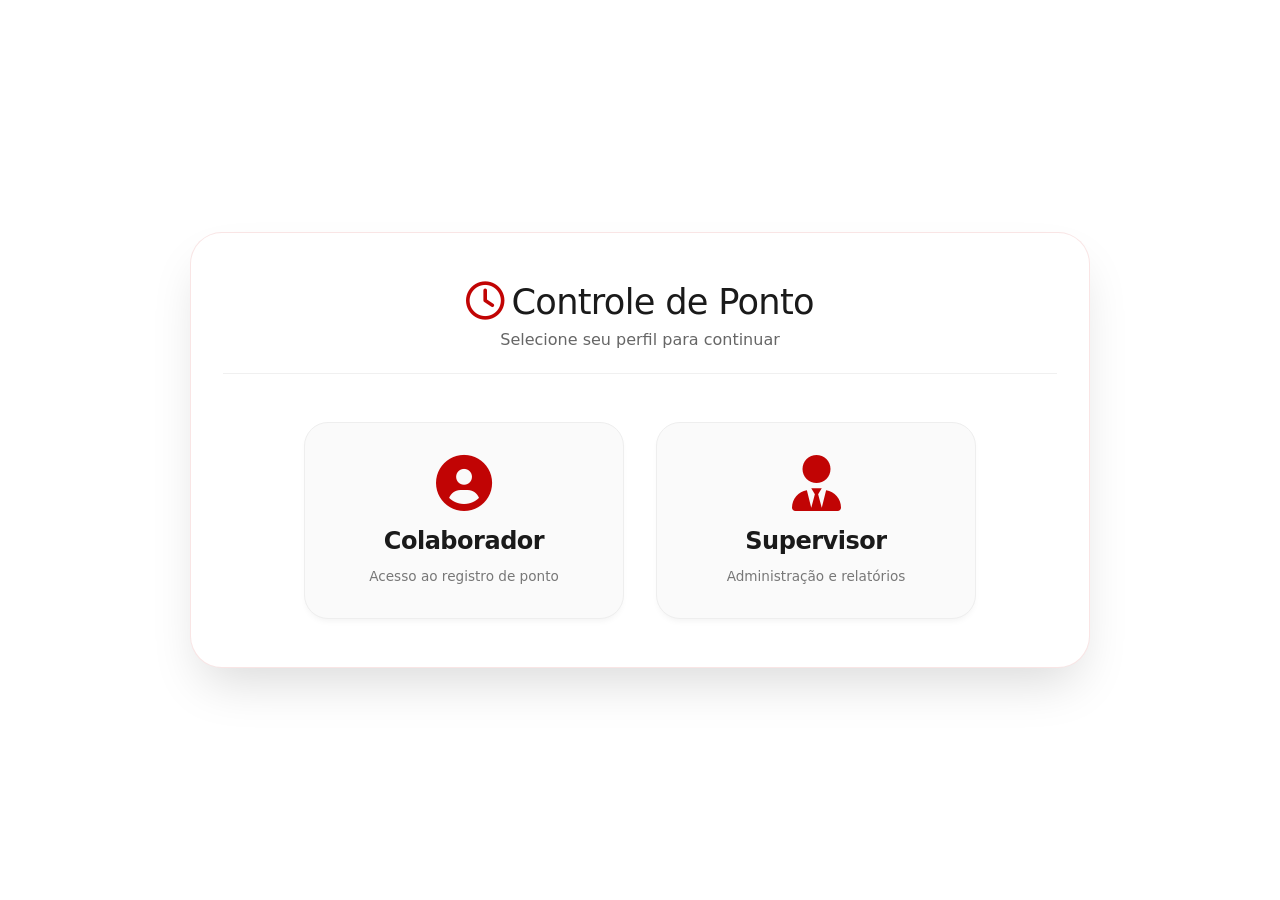
<file: index.html>
<!DOCTYPE html>
<html lang="pt-BR">
<head>
  <meta charset="UTF-8">
  <meta name="viewport" content="width=device-width, initial-scale=1.0">
  <title>Ponto · Acesso</title>
  <!-- Font Awesome 6 (ícones minimalistas) -->
  <link rel="stylesheet" href="https://cdnjs.cloudflare.com/ajax/libs/font-awesome/6.0.0-beta3/css/all.min.css">
  <!-- CSS principal -->
  <link rel="stylesheet" href="index.css">
</head>
<body>
  <div class="container">
    <div class="acesso-card">
      <h1 class="titulo">
        <i class="far fa-clock" style="color: #C10404; margin-right: 0.5rem;"></i> 
        Controle de Ponto
      </h1>
      <p class="subtitulo">Selecione seu perfil para continuar</p>

      <div class="botoes-wrapper">
        <a href="colaborador.html" class="botao-perfil colaborador">
          <i class="fas fa-user-circle"></i>
          <span>Colaborador</span>
          <small>Acesso ao registro de ponto</small>
        </a>

        <a href="loginsupervisor.html" class="botao-perfil supervisor">
          <i class="fas fa-user-tie"></i>
          <span>Supervisor</span>
          <small>Administração e relatórios</small>
        </a>
      </div>
    </div>
  </div>

  <!-- Script com a inicialização do Firebase (para uso futuro) -->
  <script type="module" src="index.js"></script>
</body>
</html>
</file>
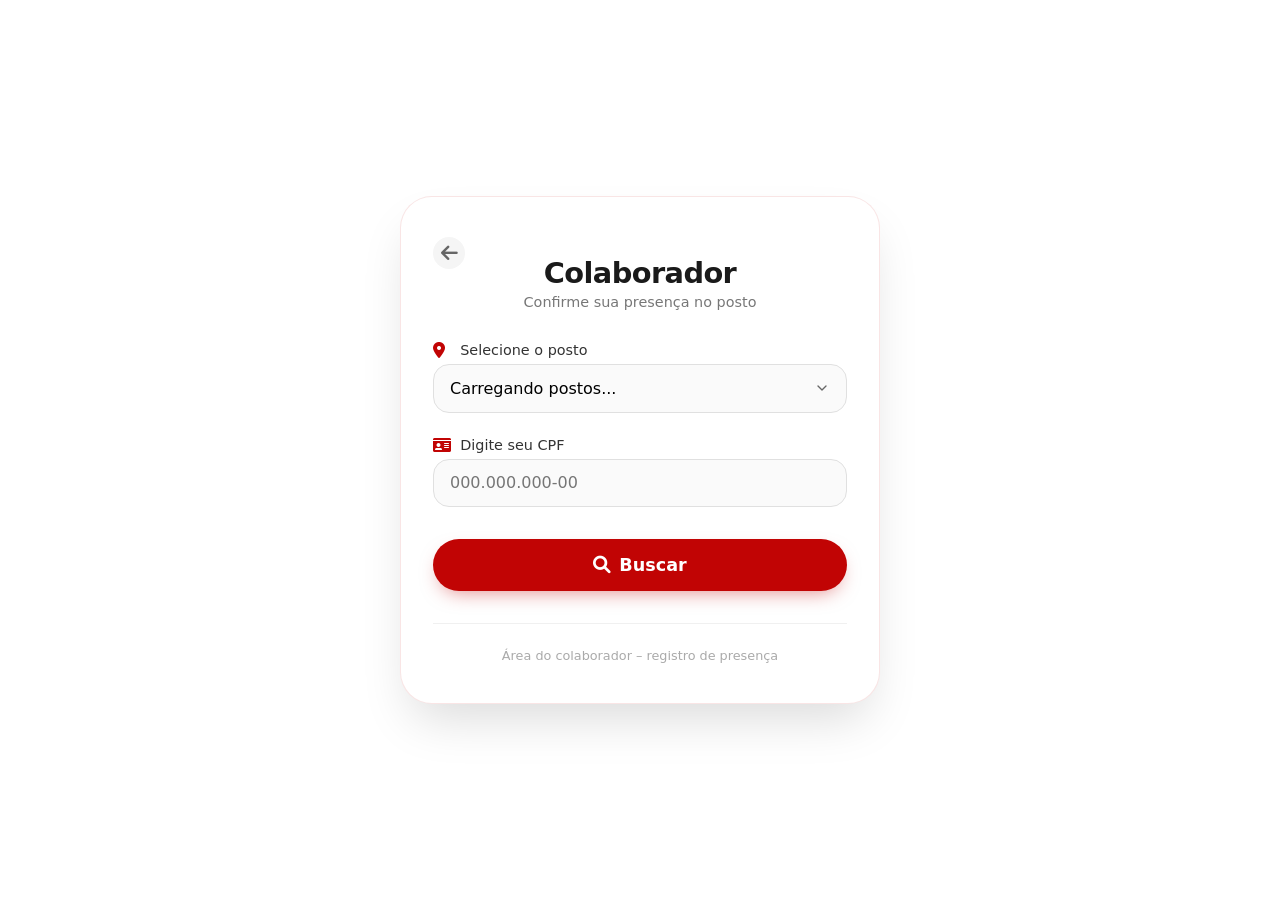
<file: colaborador.html>
<!DOCTYPE html>
<html lang="pt-BR">
<head>
  <meta charset="UTF-8">
  <meta name="viewport" content="width=device-width, initial-scale=1.0">
  <title>Colaborador · Acesso</title>
  <!-- Font Awesome 6 -->
  <link rel="stylesheet" href="https://cdnjs.cloudflare.com/ajax/libs/font-awesome/6.0.0-beta3/css/all.min.css">
  <!-- CSS específico -->
  <link rel="stylesheet" href="colaborador.css">
</head>
<body>
  <div class="login-container">
    <div class="login-card">
      <div class="cabecalho">
        <a href="index.html" class="btn-voltar">
          <i class="fas fa-arrow-left"></i>
        </a>
        <i class="fas fa-user-hard-hat icone-perfil" style="color: #C10404;"></i>
        <h2>Colaborador</h2>
        <p>Confirme sua presença no posto</p>
      </div>

      <!-- Formulário de busca -->
      <form id="buscaForm" class="login-form">
        <div class="campo">
          <label for="postoSelect">
            <i class="fas fa-map-marker-alt"></i>
            <span>Selecione o posto</span>
          </label>
          <select id="postoSelect" required>
            <option value="">Carregando postos...</option>
          </select>
        </div>

        <div class="campo">
          <label for="cpfInput">
            <i class="fas fa-id-card"></i>
            <span>Digite seu CPF</span>
          </label>
          <input type="text" id="cpfInput" placeholder="000.000.000-00" required maxlength="14">
        </div>

        <button type="submit" class="btn-login" id="btnBuscar">
          <i class="fas fa-search"></i> Buscar
        </button>

        <div id="mensagemInfo" class="mensagem-info" style="display: none;"></div>
      </form>

      <!-- Área de resultado (exibida quando funcionário encontrado) -->
      <div id="resultadoArea" class="resultado-card" style="display: none;">
        <div class="divisoria">
          <span><i class="fas fa-user-check"></i> Dados do colaborador</span>
        </div>
        
        <div class="dados-funcionario">
          <div class="dado-item">
            <div class="dado-icone"><i class="fas fa-user"></i></div>
            <div class="dado-conteudo">
              <span class="dado-label">Nome</span>
              <span class="dado-valor" id="nomeFunc">—</span>
            </div>
          </div>
          
          <div class="dado-item">
            <div class="dado-icone"><i class="fas fa-briefcase"></i></div>
            <div class="dado-conteudo">
              <span class="dado-label">Função</span>
              <span class="dado-valor" id="funcaoFunc">—</span>
            </div>
          </div>
          
          <div class="dado-item">
            <div class="dado-icone"><i class="fas fa-clock"></i></div>
            <div class="dado-conteudo">
              <span class="dado-label">Jornada</span>
              <span class="dado-valor" id="jornadaFunc">—</span>
            </div>
          </div>
          
          <div class="dado-item">
            <div class="dado-icone"><i class="fas fa-map-pin"></i></div>
            <div class="dado-conteudo">
              <span class="dado-label">Posto</span>
              <span class="dado-valor" id="postoFunc">—</span>
            </div>
          </div>
        </div>

        <button class="btn-confirmar" id="btnConfirmar">
          <i class="fas fa-check-circle"></i> Confirmar presença
        </button>
      </div>

      <div class="rodape">
        <p>Área do colaborador – registro de presença</p>
      </div>
    </div>
  </div>

  <!-- Script com type="module" para Firebase -->
  <script type="module" src="colaborador.js"></script>
</body>
</html>
</file>
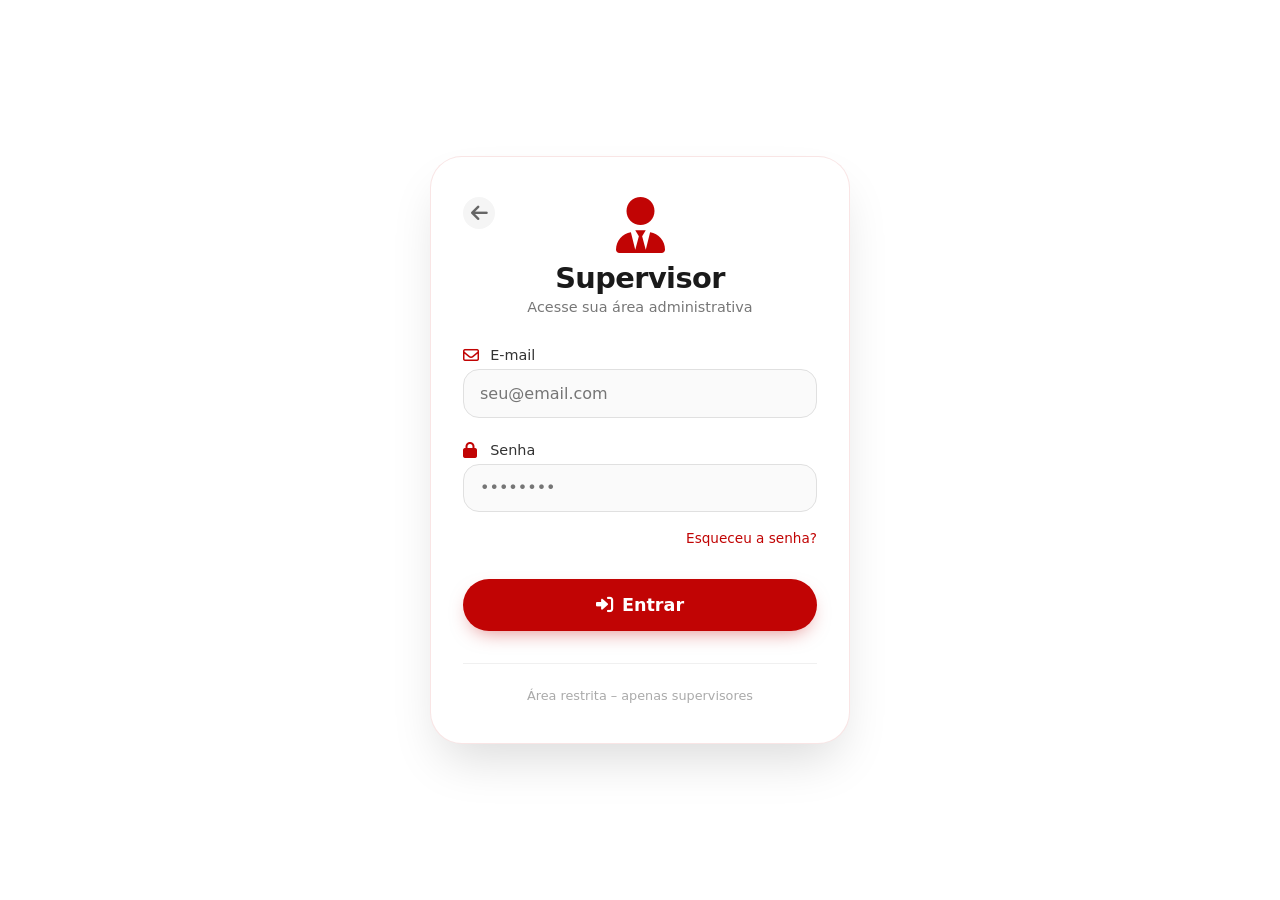
<file: loginsupervisor.html>
<!DOCTYPE html>
<html lang="pt-BR">
<head>
  <meta charset="UTF-8">
  <meta name="viewport" content="width=device-width, initial-scale=1.0">
  <title>Login · Supervisor</title>
  <!-- Font Awesome 6 (ícones minimalistas) -->
  <link rel="stylesheet" href="https://cdnjs.cloudflare.com/ajax/libs/font-awesome/6.0.0-beta3/css/all.min.css">
  <!-- CSS específico -->
  <link rel="stylesheet" href="loginsupervisor.css">
</head>
<body>
  <div class="login-container">
    <div class="login-card">
      <div class="cabecalho">
        <a href="index.html" class="btn-voltar">
          <i class="fas fa-arrow-left"></i>
        </a>
        <i class="fas fa-user-tie icone-perfil" style="color: #C10404;"></i>
        <h2>Supervisor</h2>
        <p>Acesse sua área administrativa</p>
      </div>

      <form id="loginForm" class="login-form">
        <div class="campo">
          <label for="email">
            <i class="far fa-envelope"></i>
            <span>E-mail</span>
          </label>
          <input type="email" id="email" name="email" placeholder="seu@email.com" required autocomplete="email">
        </div>

        <div class="campo">
          <label for="password">
            <i class="fas fa-lock"></i>
            <span>Senha</span>
          </label>
          <input type="password" id="password" name="password" placeholder="••••••••" required autocomplete="current-password">
        </div>

        <div class="esqueci-senha">
          <a href="#" id="forgotPasswordLink">Esqueceu a senha?</a>
        </div>

        <button type="submit" class="btn-login">
          <i class="fas fa-sign-in-alt"></i> Entrar
        </button>

        <div id="mensagemErro" class="mensagem-erro" style="display: none;"></div>
      </form>

      <div class="rodape">
        <p>Área restrita – apenas supervisores</p>
      </div>
    </div>
  </div>

  <!-- Script com type="module" para Firebase -->
  <script type="module" src="loginsupervisor.js"></script>
</body>
</html>
</file>
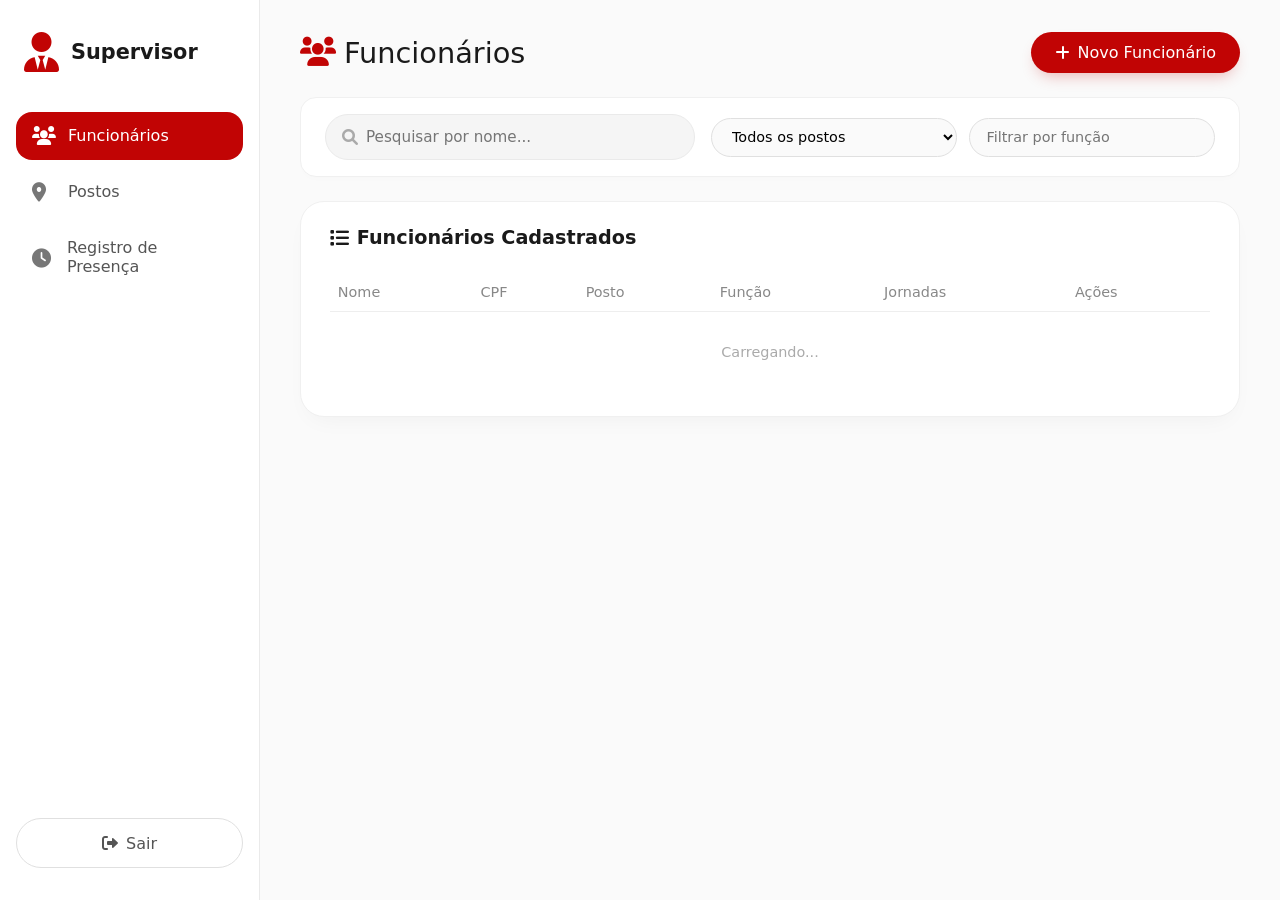
<file: supervisor.html>
<!DOCTYPE html>
<html lang="pt-BR">
<head>
  <meta charset="UTF-8">
  <meta name="viewport" content="width=device-width, initial-scale=1.0">
  <title>Supervisor · Painel</title>
  <link rel="stylesheet" href="https://cdnjs.cloudflare.com/ajax/libs/font-awesome/6.0.0-beta3/css/all.min.css">
  <link rel="stylesheet" href="supervisor.css">
</head>
<body>
  <div class="dashboard">
    <aside class="sidebar">
      <div class="sidebar-header">
        <i class="fas fa-user-tie" style="color: #C10404; font-size: 2.5rem;"></i>
        <h2>Supervisor</h2>
      </div>
      <nav class="sidebar-nav">
        <button class="nav-item active" data-tab="funcionarios">
          <i class="fas fa-users"></i>
          <span>Funcionários</span>
        </button>
        <button class="nav-item" data-tab="postos">
          <i class="fas fa-map-marker-alt"></i>
          <span>Postos</span>
        </button>
        <button class="nav-item" data-tab="presenca">
          <i class="fas fa-clock"></i>
          <span>Registro de Presença</span>
        </button>
      </nav>
      <button class="logout-btn" id="logoutBtn">
        <i class="fas fa-sign-out-alt"></i> Sair
      </button>
    </aside>

    <main class="content">
      <!-- Aba Funcionários -->
      <section id="tab-funcionarios" class="tab-content active">
        <div class="content-header">
          <h2><i class="fas fa-users" style="color: #C10404;"></i> Funcionários</h2>
          <button class="btn-novo" id="novoFuncionarioBtn"><i class="fas fa-plus"></i> Novo Funcionário</button>
        </div>

        <!-- Filtros e pesquisa -->
        <div class="filtros-bar">
          <div class="search-box">
            <i class="fas fa-search"></i>
            <input type="text" id="searchFuncionarios" placeholder="Pesquisar por nome...">
          </div>
          <div class="filtros">
            <select id="filtroPostoFunc">
              <option value="">Todos os postos</option>
            </select>
            <input type="text" id="filtroFuncaoFunc" placeholder="Filtrar por função">
          </div>
        </div>

        <div class="form-card" id="formFuncionario" style="display: none;">
          <h3><i class="fas fa-user-plus"></i> <span id="funcFormTitle">Cadastrar Funcionário</span></h3>
          <form id="funcionarioForm">
            <input type="hidden" id="funcId">
            <div class="form-group">
              <label><i class="fas fa-user"></i> Nome</label>
              <input type="text" id="funcNome" placeholder="Nome completo" required>
            </div>
            <div class="form-group">
              <label><i class="fas fa-id-card"></i> CPF</label>
              <input type="text" id="funcCpf" placeholder="000.000.000-00" required maxlength="14">
            </div>
            <div class="form-row">
              <div class="form-group">
                <label><i class="fas fa-briefcase"></i> Posto</label>
                <select id="funcPosto" required>
                  <option value="">Selecione</option>
                </select>
              </div>
              <div class="form-group">
                <label><i class="fas fa-tasks"></i> Função</label>
                <input type="text" id="funcFuncao" placeholder="Ex: Segurança" required>
              </div>
            </div>

            <!-- Área de jornadas múltiplas -->
            <div class="form-group">
              <label><i class="fas fa-clock"></i> Jornadas de Trabalho</label>
              <div id="jornadasContainer">
                <!-- Aqui serão inseridos os blocos de jornada dinamicamente -->
              </div>
              <button type="button" class="btn-add-jornada" id="addJornadaBtn"><i class="fas fa-plus-circle"></i> Adicionar outra jornada</button>
            </div>

            <div class="form-actions">
              <button type="submit" class="btn-salvar"><i class="fas fa-save"></i> Salvar</button>
              <button type="button" class="btn-cancelar" id="cancelarFuncionario"><i class="fas fa-times"></i> Cancelar</button>
            </div>
          </form>
        </div>

        <div class="list-card">
          <h3><i class="fas fa-list"></i> Funcionários Cadastrados</h3>
          <div class="table-responsive">
            <table id="tabelaFuncionarios">
              <thead>
                <tr>
                  <th>Nome</th>
                  <th>CPF</th>
                  <th>Posto</th>
                  <th>Função</th>
                  <th>Jornadas</th>
                  <th>Ações</th>
                </tr>
              </thead>
              <tbody id="funcionariosList">
                <tr><td colspan="6" class="loading">Carregando...</td></tr>
              </tbody>
            </table>
          </div>
        </div>
      </section>

      <!-- Aba Postos -->
      <section id="tab-postos" class="tab-content">
        <div class="content-header">
          <h2><i class="fas fa-map-marker-alt" style="color: #C10404;"></i> Postos de Trabalho</h2>
          <button class="btn-novo" id="novoPostoBtn"><i class="fas fa-plus"></i> Novo Posto</button>
        </div>

        <div class="filtros-bar">
          <div class="search-box">
            <i class="fas fa-search"></i>
            <input type="text" id="searchPostos" placeholder="Pesquisar por nome...">
          </div>
        </div>

        <div class="form-card" id="formPosto" style="display: none;">
          <h3><i class="fas fa-plus-circle"></i> <span id="postoFormTitle">Cadastrar Posto</span></h3>
          <form id="postoForm">
            <input type="hidden" id="postoId">
            <div class="form-group">
              <label><i class="fas fa-tag"></i> Nome</label>
              <input type="text" id="postoNome" placeholder="Ex: Recepção Principal" required>
            </div>
            <div class="form-group">
              <label><i class="fas fa-map-pin"></i> Endereço</label>
              <input type="text" id="postoEndereco" placeholder="Rua, número, bairro" required>
            </div>
            <div class="form-actions">
              <button type="submit" class="btn-salvar"><i class="fas fa-save"></i> Salvar</button>
              <button type="button" class="btn-cancelar" id="cancelarPosto"><i class="fas fa-times"></i> Cancelar</button>
            </div>
          </form>
        </div>

        <div class="list-card">
          <h3><i class="fas fa-list"></i> Postos Cadastrados</h3>
          <div class="table-responsive">
            <table id="tabelaPostos">
              <thead>
                <tr>
                  <th>Nome</th>
                  <th>Endereço</th>
                  <th>Ações</th>
                </tr>
              </thead>
              <tbody id="postosList">
                <tr><td colspan="3" class="loading">Carregando...</td></tr>
              </tbody>
            </table>
          </div>
        </div>
      </section>

      <!-- Aba Registro de Presença -->
      <section id="tab-presenca" class="tab-content">
        <div class="content-header">
          <h2><i class="fas fa-clock" style="color: #C10404;"></i> Registro de Presença · <span id="dataHoje"></span></h2>
        </div>

        <div class="filtros-bar">
          <div class="search-box">
            <i class="fas fa-search"></i>
            <input type="text" id="searchPresenca" placeholder="Pesquisar por nome...">
          </div>
          <div class="filtros">
            <select id="filtroPostoPresenca">
              <option value="">Todos os postos</option>
            </select>
            <input type="text" id="filtroFuncaoPresenca" placeholder="Filtrar por função">
            <select id="filtroStatusPresenca">
              <option value="">Todos os status</option>
              <option value="Aguardando">Aguardando</option>
              <option value="Folga">Folga</option>
              <option value="Confirmado">Confirmado</option>
            </select>
          </div>
        </div>

        <div class="list-card">
          <h3><i class="fas fa-calendar-check"></i> Situação de Hoje</h3>
          <div class="table-responsive">
            <table id="tabelaPresenca">
              <thead>
                <tr>
                  <th>Funcionário</th>
                  <th>Posto</th>
                  <th>Função</th>
                  <th>Jornada</th>
                  <th>Status</th>
                </tr>
              </thead>
              <tbody id="presencaList">
                <tr><td colspan="5" class="loading">Carregando...</td></tr>
              </tbody>
            </table>
          </div>
        </div>
      </section>
    </main>
  </div>

  <script type="module" src="supervisor.js"></script>
</body>
</html>
</file>
<file: index.css>
/* style.css */
* {
  margin: 0;
  padding: 0;
  box-sizing: border-box;
  font-family: 'Inter', system-ui, -apple-system, BlinkMacSystemFont, 'Segoe UI', Roboto, sans-serif;
}

body {
  min-height: 100vh;
  background: #ffffff;
  display: flex;
  align-items: center;
  justify-content: center;
  padding: 1.5rem;
}

.container {
  width: 100%;
  max-width: 900px;
}

.acesso-card {
  background: #ffffff;
  border-radius: 2rem;
  padding: 3rem 2rem;
  box-shadow: 0 25px 50px -12px rgba(0, 0, 0, 0.15);
  border: 1px solid rgba(193, 4, 4, 0.1);
  transition: transform 0.3s ease;
}

.acesso-card:hover {
  transform: translateY(-4px);
}

.titulo {
  font-size: 2.2rem;
  font-weight: 500;
  color: #1a1a1a;
  display: flex;
  align-items: center;
  justify-content: center;
  margin-bottom: 0.5rem;
  letter-spacing: -0.02em;
}

.titulo i {
  font-size: 2.4rem;
}

.subtitulo {
  text-align: center;
  color: #666;
  font-size: 1rem;
  font-weight: 400;
  margin-bottom: 3rem;
  border-bottom: 1px solid #f0f0f0;
  padding-bottom: 1.5rem;
}

.botoes-wrapper {
  display: flex;
  flex-wrap: wrap;
  gap: 2rem;
  justify-content: center;
}

.botao-perfil {
  flex: 1 1 260px;
  max-width: 320px;
  background: #fafafa;
  border-radius: 1.5rem;
  padding: 2rem 1.5rem;
  text-decoration: none;
  color: #1a1a1a;
  display: flex;
  flex-direction: column;
  align-items: center;
  text-align: center;
  gap: 0.75rem;
  border: 1px solid #eeeeee;
  transition: all 0.25s cubic-bezier(0.2, 0, 0, 1);
  box-shadow: 0 4px 6px -2px rgba(0, 0, 0, 0.05);
}

.botao-perfil i {
  font-size: 3.5rem;
  color: #C10404;
  margin-bottom: 0.25rem;
  transition: transform 0.2s ease;
}

.botao-perfil span {
  font-size: 1.5rem;
  font-weight: 600;
  letter-spacing: -0.02em;
}

.botao-perfil small {
  font-size: 0.85rem;
  color: #777;
  font-weight: 400;
  line-height: 1.4;
}

/* Efeitos hover */
.botao-perfil:hover {
  background: #ffffff;
  border-color: #C10404;
  box-shadow: 0 20px 30px -10px rgba(193, 4, 4, 0.2);
  transform: scale(1.02);
}

.botao-perfil:hover i {
  transform: scale(1.1);
}

.botao-perfil.colaborador:hover i {
  color: #C10404;
}

.botao-perfil.supervisor:hover i {
  color: #C10404;
}

/* Ajuste para mobile */
@media (max-width: 600px) {
  .acesso-card {
    padding: 2rem 1.5rem;
  }
  
  .titulo {
    font-size: 1.8rem;
  }
  
  .botao-perfil {
    max-width: 100%;
  }
  
  .botoes-wrapper {
    gap: 1rem;
  }
}
</file>
<file: colaborador.css>
* {
  margin: 0;
  padding: 0;
  box-sizing: border-box;
  font-family: 'Inter', system-ui, -apple-system, BlinkMacSystemFont, 'Segoe UI', Roboto, sans-serif;
}

body {
  min-height: 100vh;
  background: #ffffff;
  display: flex;
  align-items: center;
  justify-content: center;
  padding: 1.5rem;
}

.login-container {
  width: 100%;
  max-width: 480px;
}

.login-card {
  background: #ffffff;
  border-radius: 2rem;
  padding: 2.5rem 2rem;
  box-shadow: 0 25px 50px -12px rgba(0, 0, 0, 0.15);
  border: 1px solid rgba(193, 4, 4, 0.1);
  transition: transform 0.3s ease;
  position: relative;
}

.login-card:hover {
  transform: translateY(-4px);
}

.cabecalho {
  text-align: center;
  margin-bottom: 2rem;
  position: relative;
}

.btn-voltar {
  position: absolute;
  left: 0;
  top: 0;
  color: #666;
  font-size: 1.2rem;
  transition: color 0.2s, transform 0.2s;
  width: 2rem;
  height: 2rem;
  display: flex;
  align-items: center;
  justify-content: center;
  border-radius: 50%;
  background: #f5f5f5;
  text-decoration: none;
}

.btn-voltar:hover {
  color: #C10404;
  background: #ffeeee;
  transform: scale(1.05);
}

.icone-perfil {
  font-size: 3.5rem;
  margin-bottom: 0.5rem;
}

.cabecalho h2 {
  font-size: 1.8rem;
  font-weight: 600;
  color: #1a1a1a;
  letter-spacing: -0.02em;
  margin-bottom: 0.25rem;
}

.cabecalho p {
  color: #777;
  font-size: 0.9rem;
}

.login-form {
  display: flex;
  flex-direction: column;
  gap: 1.5rem;
}

.campo {
  display: flex;
  flex-direction: column;
  gap: 0.4rem;
}

.campo label {
  display: flex;
  align-items: center;
  gap: 0.5rem;
  font-size: 0.9rem;
  font-weight: 500;
  color: #333;
}

.campo label i {
  color: #C10404;
  font-size: 1rem;
  width: 1.2rem;
}

.campo input,
.campo select {
  padding: 0.85rem 1rem;
  border: 1px solid #e0e0e0;
  border-radius: 1rem;
  font-size: 1rem;
  transition: all 0.2s;
  background: #fafafa;
}

.campo select {
  cursor: pointer;
  appearance: none;
  background-image: url("data:image/svg+xml;charset=UTF-8,%3csvg xmlns='http://www.w3.org/2000/svg' viewBox='0 0 24 24' fill='none' stroke='%23666' stroke-width='2' stroke-linecap='round' stroke-linejoin='round'%3e%3cpolyline points='6 9 12 15 18 9'%3e%3c/polyline%3e%3c/svg%3e");
  background-repeat: no-repeat;
  background-position: right 1rem center;
  background-size: 1rem;
}

.campo input:focus,
.campo select:focus {
  outline: none;
  border-color: #C10404;
  box-shadow: 0 0 0 3px rgba(193, 4, 4, 0.1);
  background: #ffffff;
}

.btn-login {
  background: #C10404;
  color: white;
  border: none;
  padding: 1rem;
  border-radius: 3rem;
  font-size: 1.1rem;
  font-weight: 600;
  display: flex;
  align-items: center;
  justify-content: center;
  gap: 0.5rem;
  cursor: pointer;
  transition: all 0.25s ease;
  margin-top: 0.5rem;
  box-shadow: 0 8px 20px -8px rgba(193, 4, 4, 0.5);
}

.btn-login i {
  font-size: 1.1rem;
}

.btn-login:hover {
  background: #a00303;
  transform: scale(1.02);
  box-shadow: 0 10px 25px -6px #C10404;
}

.btn-login:active {
  transform: scale(0.98);
}

.mensagem-info {
  background: #e8f4fd;
  color: #0b5e8a;
  padding: 0.8rem 1rem;
  border-radius: 1rem;
  font-size: 0.9rem;
  text-align: center;
  border: 1px solid rgba(11, 94, 138, 0.2);
}

.mensagem-erro {
  background: #fee9e9;
  color: #C10404;
  padding: 0.8rem 1rem;
  border-radius: 1rem;
  font-size: 0.9rem;
  text-align: center;
  border: 1px solid rgba(193, 4, 4, 0.2);
}

.mensagem-sucesso {
  background: #e6f7e6;
  color: #1e7e1e;
  padding: 0.8rem 1rem;
  border-radius: 1rem;
  font-size: 0.9rem;
  text-align: center;
  border: 1px solid rgba(30, 126, 30, 0.2);
}

.resultado-card {
  margin-top: 2rem;
  border-top: 1px solid #f0f0f0;
  padding-top: 1.5rem;
}

.divisoria {
  display: flex;
  align-items: center;
  gap: 0.5rem;
  margin-bottom: 1.2rem;
  color: #C10404;
  font-weight: 500;
}

.divisoria span {
  background: #ffeeee;
  padding: 0.3rem 1rem;
  border-radius: 2rem;
  font-size: 0.9rem;
}

.dados-funcionario {
  background: #f9f9f9;
  border-radius: 1rem;
  padding: 1.2rem;
  margin-bottom: 1.2rem;
  display: flex;
  flex-direction: column;
  gap: 0.8rem;
}

.dado-item {
  display: flex;
  align-items: center;
  gap: 1rem;
  padding: 0.5rem 0;
  border-bottom: 1px dashed #e0e0e0;
}

.dado-item:last-child {
  border-bottom: none;
}

.dado-icone {
  width: 2rem;
  height: 2rem;
  background: #ffeeee;
  border-radius: 50%;
  display: flex;
  align-items: center;
  justify-content: center;
  color: #C10404;
  font-size: 1rem;
}

.dado-conteudo {
  flex: 1;
  display: flex;
  flex-direction: column;
}

.dado-label {
  font-size: 0.75rem;
  text-transform: uppercase;
  color: #888;
  letter-spacing: 0.5px;
}

.dado-valor {
  font-size: 1rem;
  font-weight: 500;
  color: #1a1a1a;
  word-break: break-word;
}

.btn-confirmar {
  width: 100%;
  background: #2e7d32;
  color: white;
  border: none;
  padding: 1rem;
  border-radius: 3rem;
  font-size: 1.1rem;
  font-weight: 600;
  display: flex;
  align-items: center;
  justify-content: center;
  gap: 0.5rem;
  cursor: pointer;
  transition: all 0.25s ease;
  box-shadow: 0 8px 20px -8px #2e7d32;
}

.btn-confirmar:hover {
  background: #1b5e20;
  transform: scale(1.02);
  box-shadow: 0 10px 25px -6px #2e7d32;
}

.btn-confirmar:active {
  transform: scale(0.98);
}

.btn-confirmar:disabled {
  background: #bdbdbd;
  cursor: not-allowed;
  box-shadow: none;
  transform: none;
}

.rodape {
  margin-top: 2rem;
  text-align: center;
  color: #aaa;
  font-size: 0.8rem;
  border-top: 1px solid #f0f0f0;
  padding-top: 1.5rem;
}

/* Responsivo */
@media (max-width: 480px) {
  .login-card {
    padding: 2rem 1.5rem;
  }
}
</file>
<file: loginsupervisor.css>
* {
  margin: 0;
  padding: 0;
  box-sizing: border-box;
  font-family: 'Inter', system-ui, -apple-system, BlinkMacSystemFont, 'Segoe UI', Roboto, sans-serif;
}

body {
  min-height: 100vh;
  background: #ffffff;
  display: flex;
  align-items: center;
  justify-content: center;
  padding: 1.5rem;
}

.login-container {
  width: 100%;
  max-width: 420px;
}

.login-card {
  background: #ffffff;
  border-radius: 2rem;
  padding: 2.5rem 2rem;
  box-shadow: 0 25px 50px -12px rgba(0, 0, 0, 0.15);
  border: 1px solid rgba(193, 4, 4, 0.1);
  transition: transform 0.3s ease;
  position: relative;
}

.login-card:hover {
  transform: translateY(-4px);
}

.cabecalho {
  text-align: center;
  margin-bottom: 2rem;
  position: relative;
}

.btn-voltar {
  position: absolute;
  left: 0;
  top: 0;
  color: #666;
  font-size: 1.2rem;
  transition: color 0.2s, transform 0.2s;
  width: 2rem;
  height: 2rem;
  display: flex;
  align-items: center;
  justify-content: center;
  border-radius: 50%;
  background: #f5f5f5;
  text-decoration: none;
}

.btn-voltar:hover {
  color: #C10404;
  background: #ffeeee;
  transform: scale(1.05);
}

.icone-perfil {
  font-size: 3.5rem;
  margin-bottom: 0.5rem;
}

.cabecalho h2 {
  font-size: 1.8rem;
  font-weight: 600;
  color: #1a1a1a;
  letter-spacing: -0.02em;
  margin-bottom: 0.25rem;
}

.cabecalho p {
  color: #777;
  font-size: 0.9rem;
}

.login-form {
  display: flex;
  flex-direction: column;
  gap: 1.5rem;
}

.campo {
  display: flex;
  flex-direction: column;
  gap: 0.4rem;
}

.campo label {
  display: flex;
  align-items: center;
  gap: 0.5rem;
  font-size: 0.9rem;
  font-weight: 500;
  color: #333;
}

.campo label i {
  color: #C10404;
  font-size: 1rem;
  width: 1.2rem;
}

.campo input {
  padding: 0.85rem 1rem;
  border: 1px solid #e0e0e0;
  border-radius: 1rem;
  font-size: 1rem;
  transition: all 0.2s;
  background: #fafafa;
}

.campo input:focus {
  outline: none;
  border-color: #C10404;
  box-shadow: 0 0 0 3px rgba(193, 4, 4, 0.1);
  background: #ffffff;
}

.esqueci-senha {
  text-align: right;
  margin-top: -0.5rem;
}

.esqueci-senha a {
  color: #C10404;
  font-size: 0.85rem;
  text-decoration: none;
  border-bottom: 1px solid transparent;
  transition: border-color 0.2s;
}

.esqueci-senha a:hover {
  border-bottom-color: #C10404;
}

.btn-login {
  background: #C10404;
  color: white;
  border: none;
  padding: 1rem;
  border-radius: 3rem;
  font-size: 1.1rem;
  font-weight: 600;
  display: flex;
  align-items: center;
  justify-content: center;
  gap: 0.5rem;
  cursor: pointer;
  transition: all 0.25s ease;
  margin-top: 0.5rem;
  box-shadow: 0 8px 20px -8px rgba(193, 4, 4, 0.5);
}

.btn-login i {
  font-size: 1.1rem;
}

.btn-login:hover {
  background: #a00303;
  transform: scale(1.02);
  box-shadow: 0 10px 25px -6px #C10404;
}

.btn-login:active {
  transform: scale(0.98);
}

.mensagem-erro {
  background: #fee9e9;
  color: #C10404;
  padding: 0.8rem 1rem;
  border-radius: 1rem;
  font-size: 0.9rem;
  text-align: center;
  border: 1px solid rgba(193, 4, 4, 0.2);
}

.rodape {
  margin-top: 2rem;
  text-align: center;
  color: #aaa;
  font-size: 0.8rem;
  border-top: 1px solid #f0f0f0;
  padding-top: 1.5rem;
}

/* Responsivo */
@media (max-width: 480px) {
  .login-card {
    padding: 2rem 1.5rem;
  }
}

/* Estilos melhorados para os dados do funcionário */
.resultado-card {
  margin-top: 2rem;
  border-top: 1px solid #f0f0f0;
  padding-top: 1.5rem;
}

.divisoria {
  display: flex;
  align-items: center;
  gap: 0.5rem;
  margin-bottom: 1.5rem;
  color: #C10404;
  font-weight: 500;
}

.divisoria span {
  background: #ffeeee;
  padding: 0.3rem 1rem;
  border-radius: 2rem;
  font-size: 0.9rem;
}

.dados-funcionario {
  background: #f9f9f9;
  border-radius: 1.2rem;
  padding: 1.2rem;
  margin-bottom: 1.5rem;
  display: flex;
  flex-direction: column;
  gap: 1rem;
}

.dado-item {
  display: flex;
  align-items: flex-start;
  gap: 0.8rem;
  padding: 0.3rem 0;
  border-bottom: 1px solid #eee;
}

.dado-item:last-child {
  border-bottom: none;
}

.dado-item i {
  color: #C10404;
  font-size: 1.2rem;
  width: 1.5rem;
  margin-top: 0.2rem;
}

.dado-item div {
  flex: 1;
  display: flex;
  flex-direction: column;
}

.dado-label {
  font-size: 0.8rem;
  color: #888;
  text-transform: uppercase;
  letter-spacing: 0.5px;
  margin-bottom: 0.2rem;
}

.dado-valor {
  font-size: 1.1rem;
  font-weight: 500;
  color: #1a1a1a;
  word-break: break-word;
}

.btn-confirmar {
  width: 100%;
  background: #2e7d32;
  color: white;
  border: none;
  padding: 1rem;
  border-radius: 3rem;
  font-size: 1.1rem;
  font-weight: 600;
  display: flex;
  align-items: center;
  justify-content: center;
  gap: 0.5rem;
  cursor: pointer;
  transition: all 0.25s ease;
  box-shadow: 0 8px 20px -8px #2e7d32;
}

.btn-confirmar:hover {
  background: #1b5e20;
  transform: scale(1.02);
  box-shadow: 0 10px 25px -6px #2e7d32;
}

.btn-confirmar:active {
  transform: scale(0.98);
}

.btn-confirmar:disabled {
  background: #bdbdbd;
  cursor: not-allowed;
  box-shadow: none;
  transform: none;
}
</file>
<file: supervisor.css>
* {
  margin: 0;
  padding: 0;
  box-sizing: border-box;
  font-family: 'Inter', system-ui, -apple-system, BlinkMacSystemFont, 'Segoe UI', Roboto, sans-serif;
}

body {
  background: #f5f5f5;
  height: 100vh;
  overflow: hidden;
}

.dashboard {
  display: flex;
  height: 100%;
}

/* Sidebar */
.sidebar {
  width: 260px;
  background: #ffffff;
  border-right: 1px solid #eaeaea;
  display: flex;
  flex-direction: column;
  padding: 2rem 1rem;
  box-shadow: 4px 0 20px rgba(0, 0, 0, 0.02);
}

.sidebar-header {
  display: flex;
  align-items: center;
  gap: 0.75rem;
  margin-bottom: 2.5rem;
  padding-left: 0.5rem;
}

.sidebar-header h2 {
  font-size: 1.3rem;
  font-weight: 600;
  color: #1a1a1a;
}

.sidebar-nav {
  display: flex;
  flex-direction: column;
  gap: 0.5rem;
  flex: 1;
}

.nav-item {
  display: flex;
  align-items: center;
  gap: 0.75rem;
  padding: 0.9rem 1rem;
  border: none;
  background: transparent;
  border-radius: 1rem;
  font-size: 1rem;
  font-weight: 500;
  color: #555;
  cursor: pointer;
  transition: all 0.2s;
  text-align: left;
}

.nav-item i {
  font-size: 1.2rem;
  width: 1.5rem;
  color: #777;
}

.nav-item:hover {
  background: #fff0f0;
  color: #C10404;
}

.nav-item:hover i {
  color: #C10404;
}

.nav-item.active {
  background: #C10404;
  color: white;
}

.nav-item.active i {
  color: white;
}

.logout-btn {
  margin-top: 2rem;
  display: flex;
  align-items: center;
  justify-content: center;
  gap: 0.5rem;
  padding: 0.9rem;
  border: 1px solid #e0e0e0;
  background: white;
  border-radius: 2rem;
  font-size: 1rem;
  color: #555;
  cursor: pointer;
  transition: all 0.2s;
}

.logout-btn:hover {
  background: #fee;
  border-color: #C10404;
  color: #C10404;
}

/* Conteúdo principal */
.content {
  flex: 1;
  overflow-y: auto;
  padding: 2rem 2.5rem;
  background: #fafafa;
}

.tab-content {
  display: none;
}

.tab-content.active {
  display: block;
}

.content-header {
  display: flex;
  justify-content: space-between;
  align-items: center;
  margin-bottom: 1.5rem;
  flex-wrap: wrap;
  gap: 1rem;
}

.content-header h2 {
  font-size: 1.8rem;
  font-weight: 500;
  color: #1a1a1a;
  display: flex;
  align-items: center;
  gap: 0.5rem;
}

#dataHoje {
  font-weight: 600;
  color: #C10404;
  background: #ffeeee;
  padding: 0.2rem 0.8rem;
  border-radius: 2rem;
  font-size: 1.2rem;
}

.btn-novo {
  background: #C10404;
  color: white;
  border: none;
  padding: 0.7rem 1.5rem;
  border-radius: 2rem;
  font-size: 1rem;
  font-weight: 500;
  display: flex;
  align-items: center;
  gap: 0.5rem;
  cursor: pointer;
  transition: all 0.2s;
  box-shadow: 0 8px 16px -6px rgba(193,4,4,0.3);
}

.btn-novo:hover {
  background: #a00303;
  transform: scale(1.02);
}

/* Barra de filtros */
.filtros-bar {
  background: white;
  border-radius: 1rem;
  padding: 1rem 1.5rem;
  margin-bottom: 1.5rem;
  display: flex;
  flex-wrap: wrap;
  gap: 1rem;
  align-items: center;
  border: 1px solid #f0f0f0;
  box-shadow: 0 4px 10px -4px rgba(0,0,0,0.02);
}

.search-box {
  flex: 2;
  min-width: 250px;
  display: flex;
  align-items: center;
  background: #f5f5f5;
  border-radius: 2rem;
  padding: 0.3rem 1rem;
  border: 1px solid #eaeaea;
}

.search-box i {
  color: #aaa;
  margin-right: 0.5rem;
}

.search-box input {
  border: none;
  background: transparent;
  width: 100%;
  padding: 0.5rem 0;
  outline: none;
  font-size: 0.95rem;
}

.filtros {
  display: flex;
  flex-wrap: wrap;
  gap: 0.8rem;
  flex: 3;
}

.filtros select,
.filtros input[type="text"] {
  flex: 1;
  min-width: 140px;
  padding: 0.6rem 1rem;
  border-radius: 2rem;
  border: 1px solid #e0e0e0;
  background: #fafafa;
  font-size: 0.9rem;
  cursor: pointer;
  outline: none;
  transition: all 0.2s;
}

.filtros select:hover,
.filtros input[type="text"]:hover {
  border-color: #C10404;
}

/* Cards de formulário e listas */
.form-card, .list-card {
  background: white;
  border-radius: 1.5rem;
  padding: 1.5rem 1.8rem;
  margin-bottom: 2rem;
  box-shadow: 0 10px 25px -10px rgba(0,0,0,0.05);
  border: 1px solid #f0f0f0;
}

.form-card h3, .list-card h3 {
  font-size: 1.2rem;
  font-weight: 600;
  margin-bottom: 1.5rem;
  color: #1a1a1a;
  display: flex;
  align-items: center;
  gap: 0.5rem;
}

.form-group {
  margin-bottom: 1rem;
}

.form-group label {
  display: flex;
  align-items: center;
  gap: 0.5rem;
  font-size: 0.9rem;
  font-weight: 500;
  color: #333;
  margin-bottom: 0.3rem;
}

.form-group label i {
  color: #C10404;
  width: 1.2rem;
  font-size: 0.95rem;
}

.form-group input,
.form-group select {
  width: 100%;
  padding: 0.65rem 1rem;
  border: 1px solid #e0e0e0;
  border-radius: 0.8rem;
  font-size: 0.95rem;
  background: #fafafa;
  transition: all 0.2s;
}

.form-group input:focus,
.form-group select:focus {
  outline: none;
  border-color: #C10404;
  box-shadow: 0 0 0 3px rgba(193,4,4,0.1);
  background: white;
}

.form-row {
  display: flex;
  gap: 1rem;
}

.form-row .form-group {
  flex: 1;
}

/* Estilo para os botões de dia (jornada) */
.dias-botoes {
  display: flex;
  flex-wrap: wrap;
  gap: 0.5rem;
  margin-bottom: 0.8rem;
}

.btn-dia {
  background: #f0f0f0;
  border: 1px solid #ddd;
  border-radius: 2rem;
  padding: 0.5rem 1rem;
  font-size: 0.9rem;
  font-weight: 500;
  cursor: pointer;
  transition: all 0.2s;
  color: #333;
}

.btn-dia.selected {
  background: #C10404;
  border-color: #C10404;
  color: white;
}

/* Horário com máscara */
.horario-input {
  display: flex;
  align-items: center;
  gap: 0.5rem;
}

.horario-input input {
  flex: 1;
  text-align: center;
}

/* Bloco de jornada */
.jornada-bloco {
  background: #f9f9f9;
  border-radius: 1rem;
  padding: 1rem;
  margin-bottom: 1rem;
  border: 1px solid #eee;
  position: relative;
}

.btn-remover-jornada {
  position: absolute;
  top: 0.5rem;
  right: 0.5rem;
  background: none;
  border: none;
  color: #c0392b;
  font-size: 1.2rem;
  cursor: pointer;
  padding: 0.2rem 0.5rem;
  border-radius: 0.5rem;
}

.btn-remover-jornada:hover {
  background: #f9ebea;
}

.btn-add-jornada {
  background: none;
  border: 1px dashed #C10404;
  border-radius: 2rem;
  padding: 0.6rem 1.2rem;
  color: #C10404;
  font-size: 0.9rem;
  font-weight: 500;
  cursor: pointer;
  display: inline-flex;
  align-items: center;
  gap: 0.5rem;
  margin-top: 0.5rem;
  transition: all 0.2s;
}

.btn-add-jornada:hover {
  background: #fff0f0;
  border-style: solid;
}

.form-actions {
  display: flex;
  justify-content: flex-end;
  gap: 0.8rem;
  margin-top: 1.8rem;
}

.btn-salvar, .btn-cancelar {
  padding: 0.6rem 1.5rem;
  border-radius: 2rem;
  font-size: 0.95rem;
  font-weight: 500;
  display: flex;
  align-items: center;
  gap: 0.5rem;
  cursor: pointer;
  transition: all 0.2s;
  border: none;
}

.btn-salvar {
  background: #C10404;
  color: white;
  box-shadow: 0 8px 16px -6px rgba(193,4,4,0.3);
}

.btn-salvar:hover {
  background: #a00303;
}

.btn-cancelar {
  background: #f0f0f0;
  color: #555;
}

.btn-cancelar:hover {
  background: #e4e4e4;
}

/* Tabelas */
.table-responsive {
  overflow-x: auto;
}

table {
  width: 100%;
  border-collapse: collapse;
  font-size: 0.9rem;
}

th {
  text-align: left;
  padding: 0.7rem 0.5rem;
  color: #888;
  font-weight: 500;
  border-bottom: 1px solid #eee;
  white-space: nowrap;
}

td {
  padding: 0.7rem 0.5rem;
  border-bottom: 1px solid #f5f5f5;
  color: #333;
  white-space: nowrap;
}

tr:last-child td {
  border-bottom: none;
}

.loading {
  text-align: center;
  color: #aaa;
  padding: 2rem;
}

/* Botões de ação na tabela */
.btn-acao {
  background: none;
  border: none;
  cursor: pointer;
  font-size: 1.1rem;
  margin: 0 0.3rem;
  padding: 0.3rem;
  border-radius: 0.5rem;
  transition: all 0.2s;
}

.btn-editar {
  color: #2c3e50;
}

.btn-editar:hover {
  background: #ecf0f1;
  color: #2980b9;
}

.btn-excluir {
  color: #c0392b;
}

.btn-excluir:hover {
  background: #f9ebea;
  color: #c0392b;
}

/* Status na tabela de presença */
.status {
  display: inline-block;
  padding: 0.25rem 0.8rem;
  border-radius: 2rem;
  font-size: 0.8rem;
  font-weight: 500;
  text-align: center;
}

.status.aguardando {
  background: #fff3cd;
  color: #856404;
}

.status.folga {
  background: #e2e3e5;
  color: #383d41;
}

.status.confirmado {
  background: #d4edda;
  color: #155724;
}

/* ============================================ */
/* ESTILOS PARA MOBILE (até 768px)              */
/* ============================================ */
@media (max-width: 768px) {
  .dashboard {
    flex-direction: column;
  }

  .sidebar {
    width: 100%;
    height: auto;
    padding: 0.5rem;
    border-right: none;
    border-bottom: 1px solid #eaeaea;
    box-shadow: 0 4px 10px rgba(0,0,0,0.02);
    order: 0;
  }

  .sidebar-header {
    display: none;
  }

  .sidebar-nav {
    flex-direction: row;
    justify-content: space-around;
    gap: 0.2rem;
  }

  .nav-item {
    flex: 1;
    flex-direction: column;
    padding: 0.4rem 0.2rem;
    border-radius: 0.8rem;
    font-size: 0.7rem;
    gap: 0.2rem;
    text-align: center;
  }

  .nav-item i {
    font-size: 1.3rem;
    width: auto;
    margin-bottom: 0.1rem;
  }

  .nav-item span {
    font-size: 0.65rem;
    line-height: 1;
  }

  .logout-btn {
    display: none;
  }

  .content {
    padding: 1rem;
    height: calc(100vh - 60px);
  }

  .content-header h2 {
    font-size: 1.4rem;
  }

  #dataHoje {
    font-size: 1rem;
    padding: 0.2rem 0.6rem;
  }

  .btn-novo {
    padding: 0.6rem 1.2rem;
    font-size: 0.9rem;
  }

  .filtros-bar {
    flex-direction: column;
    align-items: stretch;
    padding: 0.8rem;
  }

  .filtros {
    flex-direction: column;
    gap: 0.5rem;
  }

  .filtros select,
  .filtros input[type="text"] {
    width: 100%;
    min-width: auto;
    padding: 0.8rem 1rem;
  }

  .form-card, .list-card {
    padding: 1rem;
    border-radius: 1.2rem;
  }

  /* Formulários em tela cheia */
  .form-card {
    position: fixed;
    top: 0;
    left: 0;
    right: 0;
    bottom: 0;
    z-index: 1000;
    margin: 0;
    border-radius: 0;
    overflow-y: auto;
    background: white;
    display: flex;
    flex-direction: column;
  }

  .form-card .form-actions {
    margin-top: auto;
    padding-top: 1rem;
    position: sticky;
    bottom: 0;
    background: white;
  }

  .form-group input,
  .form-group select {
    padding: 0.8rem 1rem;
    font-size: 1rem;
  }

  .form-row {
    flex-direction: column;
    gap: 0;
  }

  .dias-botoes {
    justify-content: center;
  }

  .btn-dia {
    padding: 0.6rem 1.2rem;
    font-size: 1rem;
  }

  .jornada-bloco {
    padding: 1rem 0.8rem;
  }

  .btn-add-jornada {
    width: 100%;
    justify-content: center;
  }

  table {
    font-size: 0.8rem;
  }

  th, td {
    padding: 0.6rem 0.3rem;
  }

  .btn-acao {
    padding: 0.5rem;
    font-size: 1.2rem;
  }

  .status {
    padding: 0.2rem 0.6rem;
    font-size: 0.7rem;
  }
}
</file>
